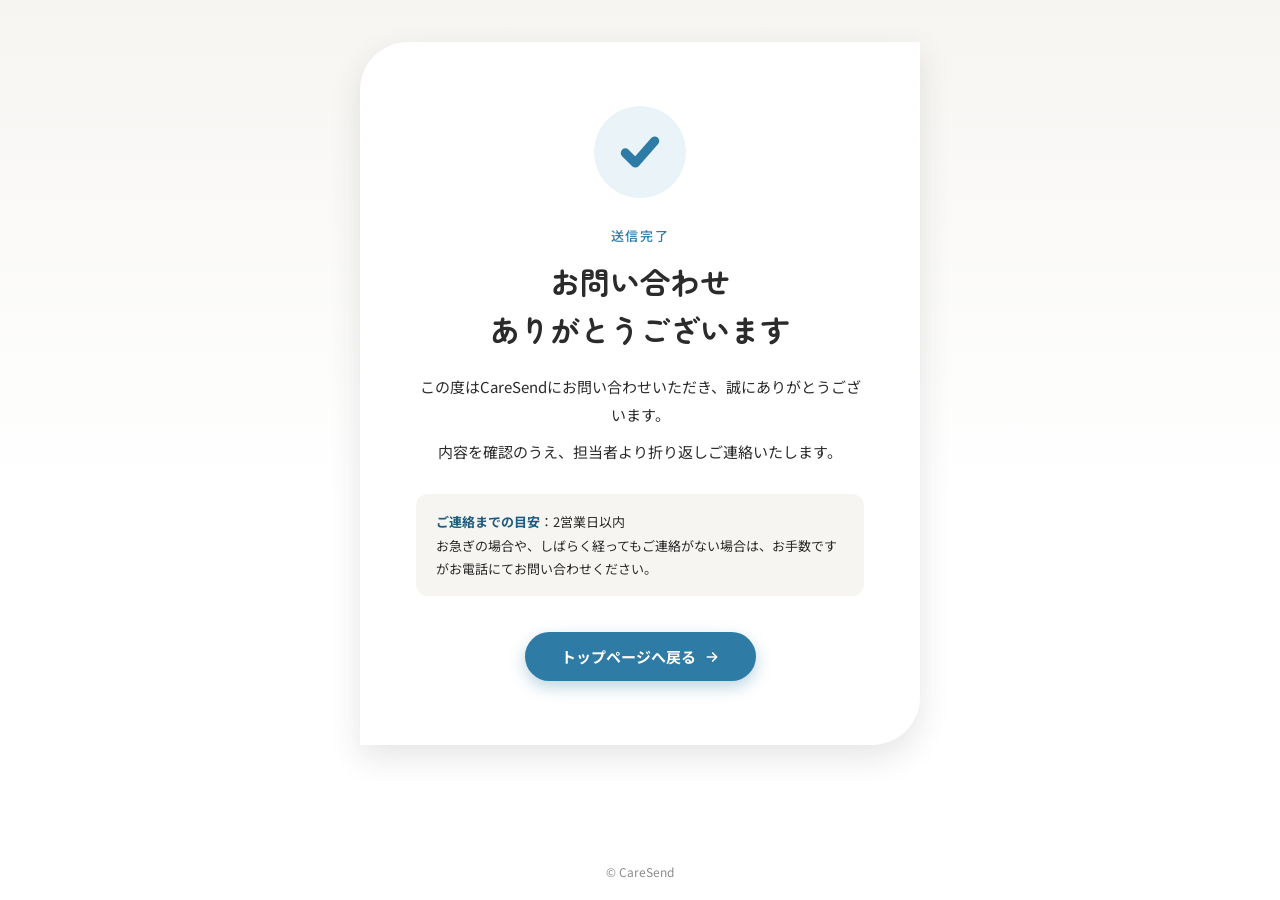
<file: thanks.html>
<!DOCTYPE html>
<html lang="ja">
<head>
  <meta charset="UTF-8">
  <meta name="viewport" content="width=device-width, initial-scale=1.0">
  <title>お問い合わせありがとうございます | CareSend</title>
  <link rel="preconnect" href="https://fonts.googleapis.com">
  <link rel="preconnect" href="https://fonts.gstatic.com" crossorigin>
  <link href="https://fonts.googleapis.com/css2?family=Zen+Maru+Gothic:wght@500;700&family=Noto+Sans+JP:wght@400;500;700&display=swap" rel="stylesheet">
  <style>
    :root {
      --color-blue: #2E7CA6;
      --color-blue-dark: #1F5C7E;
      --color-blue-soft: #EAF3F8;
      --color-white: #FFFFFF;
      --color-gray: #F6F5F2;
      --color-black: #2B2B2B;
      --color-accent: #F0A69E;
      --font-display: 'Zen Maru Gothic', sans-serif;
      --font-body: 'Noto Sans JP', sans-serif;
    }

    * {
      box-sizing: border-box;
    }

    body {
      margin: 0;
      font-family: var(--font-body);
      color: var(--color-black);
      background: linear-gradient(180deg, var(--color-gray) 0%, var(--color-white) 55%);
      min-height: 100vh;
    }

    .thanks-page {
      min-height: 100vh;
      display: flex;
      flex-direction: column;
    }

    /* ーーー ヘッダー ーーー */
    .thanks-header {
      padding: 28px clamp(20px, 5vw, 64px);
    }

    .thanks-header__logo {
      font-family: var(--font-display);
      font-weight: 700;
      font-size: 20px;
      color: var(--color-blue-dark);
      letter-spacing: .02em;
    }

    /* ーーー メインエリア ーーー */
    .thanks-main {
      flex: 1;
      display: flex;
      align-items: center;
      justify-content: center;
      padding: 24px clamp(20px, 5vw, 64px) 80px;
      position: relative;
      overflow: hidden;
    }

    /* 背景の柔らかい浮遊シェイプ（控えめな装飾。1箇所だけの大胆な要素は署名アイコン側に譲る） */
    .thanks-bg-shape {
      position: absolute;
      border-radius: 50%;
      filter: blur(2px);
      opacity: .5;
      pointer-events: none;
    }

    /* ーーー サンクスカード（既存の.case__contentと同じ「左上・右下」非対称の角丸を踏襲）ーーー */
    .thanks-card {
      position: relative;
      z-index: 1;
      width: min(560px, 100%);
      background: var(--color-white);
      border-top-left-radius: 48px;
      border-bottom-right-radius: 48px;
      box-shadow: 0 12px 32px rgba(43, 43, 43, 0.12);
      padding: clamp(40px, 6vw, 64px) clamp(28px, 6vw, 56px) clamp(48px, 6vw, 64px);
      text-align: center;
    }

    /* ーーー 署名要素：完了を描き切るチェックマーク ーーー */
    .thanks-check {
      width: 92px;
      height: 92px;
      margin: 0 auto 28px;
      border-radius: 50%;
      background: var(--color-blue-soft);
      display: flex;
      align-items: center;
      justify-content: center;
    }

    .thanks-check svg {
      width: 44px;
      height: 44px;
    }

    .thanks-check path {
      fill: none;
      stroke: var(--color-blue);
      stroke-width: 5;
      stroke-linecap: round;
      stroke-linejoin: round;
      stroke-dasharray: 48;
      stroke-dashoffset: 48;
      animation: draw-check .6s ease-out .3s forwards;
    }

    @keyframes draw-check {
      to {
        stroke-dashoffset: 0;
      }
    }

    @media (prefers-reduced-motion: reduce) {
      .thanks-check path {
        animation: none;
        stroke-dashoffset: 0;
      }
    }

    .thanks-eyebrow {
      font-size: 13px;
      font-weight: 500;
      letter-spacing: .12em;
      color: var(--color-blue);
      margin: 0 0 12px;
    }

    .thanks-title {
      font-family: var(--font-display);
      font-weight: 700;
      font-size: clamp(24px, 4vw, 30px);
      line-height: 1.6;
      color: var(--color-black);
      margin: 0 0 20px;
    }

    .thanks-text {
      font-size: 15px;
      line-height: 1.9;
      color: var(--color-black);
      margin: 0 0 8px;
    }

    .thanks-text+.thanks-text {
      margin-top: 4px;
    }

    .thanks-note {
      margin-top: 28px;
      padding: 16px 20px;
      background: var(--color-gray);
      border-radius: 12px;
      font-size: 13px;
      line-height: 1.8;
      color: var(--color-black);
      text-align: left;
    }

    .thanks-note strong {
      color: var(--color-blue-dark);
    }

    .thanks-actions {
      margin-top: 36px;
      display: flex;
      justify-content: center;
    }

    .thanks-button {
      display: inline-flex;
      align-items: center;
      gap: 8px;
      padding: 14px 36px;
      background: var(--color-blue);
      color: var(--color-white);
      font-size: 15px;
      font-weight: 700;
      text-decoration: none;
      border-radius: 999px;
      box-shadow: 0 6px 16px rgba(46, 124, 166, 0.32);
      transition: background .2s ease, transform .2s ease;
    }

    .thanks-button:hover {
      background: var(--color-blue-dark);
      transform: translateY(-1px);
    }

    .thanks-button:focus-visible {
      outline: 3px solid var(--color-accent);
      outline-offset: 3px;
    }

    .thanks-button svg {
      width: 16px;
      height: 16px;
    }

    .thanks-footer {
      text-align: center;
      padding: 20px;
      font-size: 12px;
      color: #8b8b8b;
    }

    @media (max-width: 480px) {
      .thanks-card {
        border-bottom-right-radius: 32px;
        border-top-left-radius: 32px;
      }

      .thanks-note {
        text-align: center;
      }
    }
  </style>
</head>

<body>
  <div class="thanks-page">
    <main class="thanks-main">
      <span class="thanks-bg-shape thanks-bg-shape--1" aria-hidden="true"></span>
      <span class="thanks-bg-shape thanks-bg-shape--2" aria-hidden="true"></span>

      <section class="thanks-card">
        <div class="thanks-check" aria-hidden="true">
          <svg viewBox="0 0 24 24">
            <path d="M4 12.5 L9.5 18 L20 6" />
          </svg>
        </div>

        <p class="thanks-eyebrow">送信完了</p>
        <h1 class="thanks-title">
          お問い合わせ<br class="thanks-title__br">ありがとうございます
        </h1>
        <p class="thanks-text">この度はCareSendにお問い合わせいただき、誠にありがとうございます。</p>
        <p class="thanks-text">内容を確認のうえ、担当者より折り返しご連絡いたします。</p>

        <div class="thanks-note">
          <strong>ご連絡までの目安</strong>：2営業日以内<br>
          お急ぎの場合や、しばらく経ってもご連絡がない場合は、お手数ですがお電話にてお問い合わせください。
        </div>

        <div class="thanks-actions">
          <a class="thanks-button" href="index.html">
            トップページへ戻る
            <svg viewBox="0 0 24 24" fill="none" stroke="currentColor" stroke-width="2.5" stroke-linecap="round" stroke-linejoin="round">
              <path d="M5 12h14M13 6l6 6-6 6" />
            </svg>
          </a>
        </div>
      </section>
    </main>

    <footer class="thanks-footer">
      &copy; CareSend
    </footer>
  </div>
</body>

</html>
</file>
